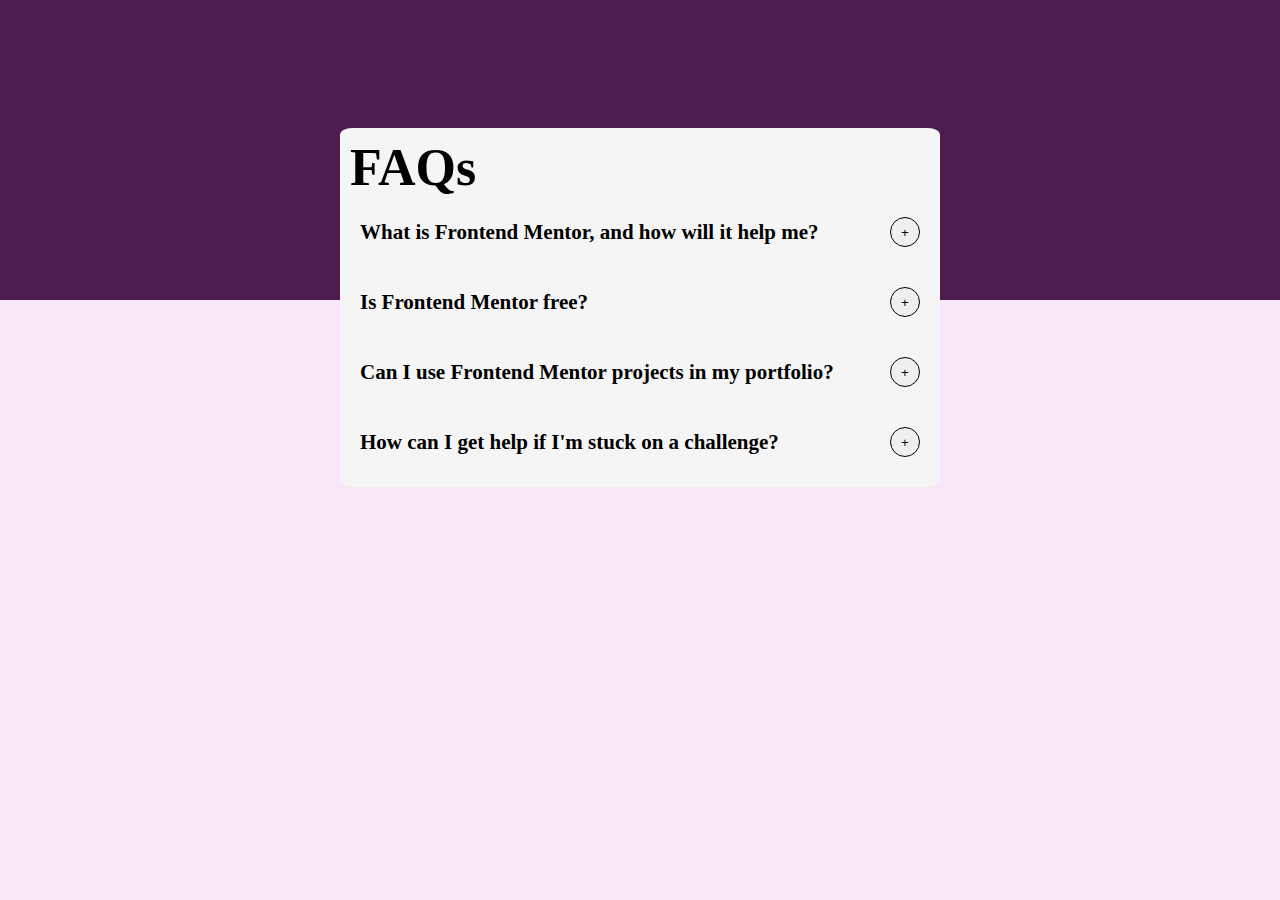
<file: FAQs/index.html>
<!DOCTYPE html>
<html lang="en">
<head>
    <meta charset="UTF-8">
    <meta name="viewport" content="width=device-width, initial-scale=1.0">
    <title>Faqs - Front-End Practice</title>
    <link rel="stylesheet" href="./style.css">
</head>
<body>
    <div class="bg-black"></div>
    <div class="faqs-container">
        <h1>FAQs</h1>
        <!-- Faqs Question and Answers -->
         <div class="answer-question-container">
            <div class="faqs-questions-container">
                <div class="faqs-question">
                    <p class="question">What is Frontend Mentor, and how will it help me?</p>
                    <button class="btn-faqs">+</button> 
                </div>
                <div class="faqs-answer">
                <p class="answer">Frontend Mentor offers realistic coding challenges to help developers improve their frontend coding skills with projects in HTML, CSS, and JavaScript. It's suitable for all levels and ideal for portfolio building
                </p>
                </div>
            </div>
            <div class="faqs-questions-container">
                <div class="faqs-question">
                    <p class="question">Is Frontend Mentor free?</p>
                    <button class="btn-faqs">+</button> 
                </div>
                <div class="faqs-answer">
                <p class="answer">Frontend Mentor offers realistic coding challenges to help developers improve their frontend coding skills with projects in HTML, CSS, and JavaScript. It's suitable for all levels and ideal for portfolio building
                </p>
                </div>
            </div>
            <div class="faqs-questions-container">
                <div class="faqs-question">
                    <p class="question">Can I use Frontend Mentor projects in my portfolio?</p>
                    <button class="btn-faqs">+</button> 
                </div>
                <div class="faqs-answer">
                <p class="answer">Frontend Mentor offers realistic coding challenges to help developers improve their frontend coding skills with projects in HTML, CSS, and JavaScript. It's suitable for all levels and ideal for portfolio building
                </p>
                </div>
            </div>
            <div class="faqs-questions-container">
                <div class="faqs-question">
                    <p class="question">How can I get help if I'm stuck on a challenge?</p>
                    <button class="btn-faqs">+</button> 
                </div>
                <div class="faqs-answer">
                <p class="answer">Frontend Mentor offers realistic coding challenges to help developers improve their frontend coding skills with projects in HTML, CSS, and JavaScript. It's suitable for all levels and ideal for portfolio building
                </p>
                </div>
            </div>
         </div>
    </div>
    <script src="./app.js"></script>
</body>
</html>
</file>
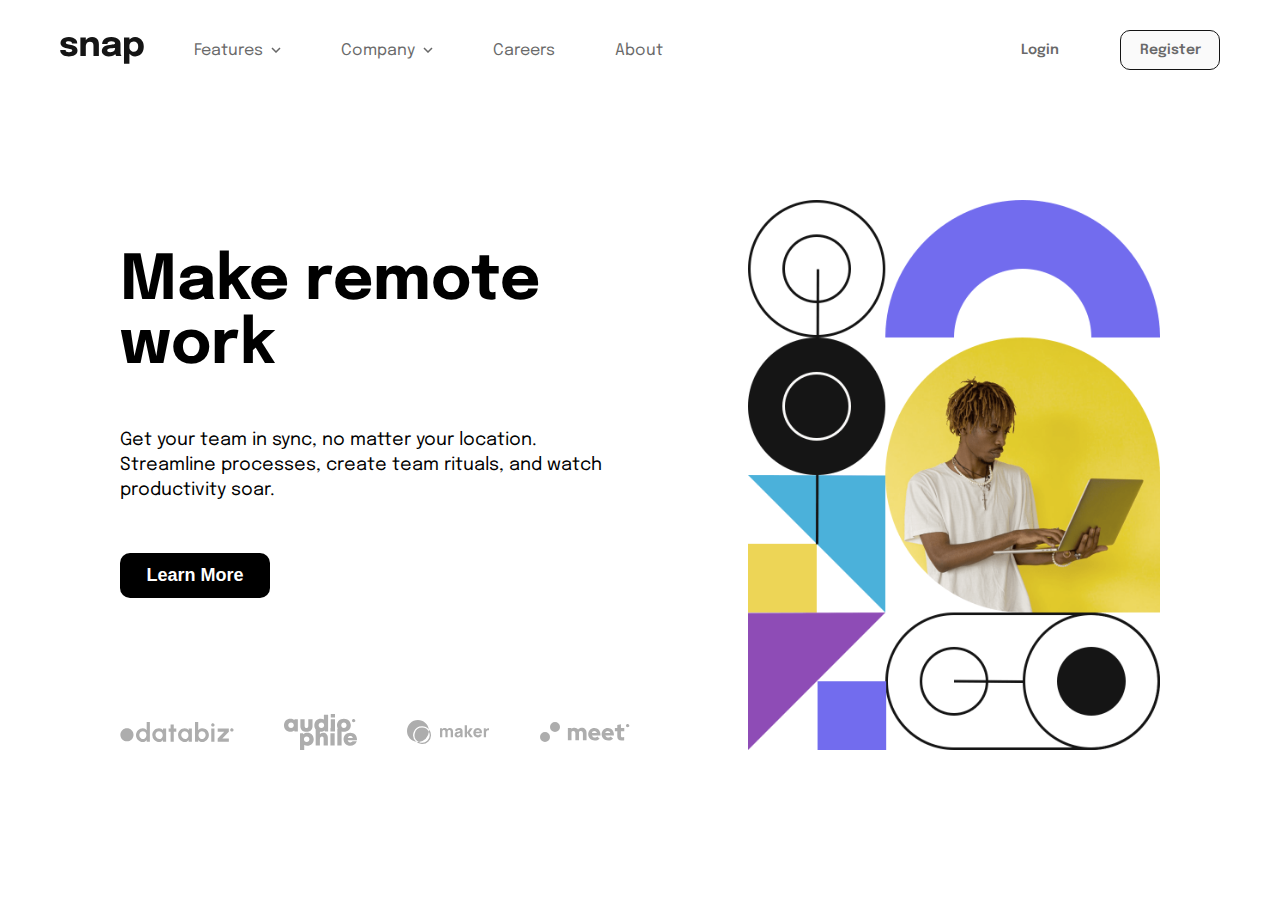
<file: Intro-Section-Dropdown-Nav/index.html>
<!DOCTYPE html>
<html lang="en">
<head>
  <meta charset="UTF-8">
  <meta name="viewport" content="width=device-width, initial-scale=1.0">
  <title>Intro-Section</title>
  <link rel="stylesheet" href="./style.css">
</head>
<body>
  <nav>
    <!-- Logo and NavLinks -->
     <div class="logo-navlinks">
      <!-- Logo -->
       <img class="logo"
        src="./images/logo.svg" alt="Logo">
       <!-- Links -->
          <ul class="navLinks" id="mobileMenu">
            <li class="dropdown">
              <a href="#">Features</a>
              <img src="./images/icon-arrow-down.svg" alt="icon-arrow-down">
              <ul class="dropdown-menu">
                <li><img src="./images/icon-todo.svg" alt="todo">
                  <a href="#">Todo List</a></li>
                <li><img src="./images/icon-calendar.svg" alt="">
                  <a href="#">Calendar</a></li>
                <li><img src="./images/icon-reminders.svg" alt="">
                  <a href="#">Reminders</a></li>
                <li><img src="./images/icon-planning.svg" alt="">
                  <a href="#">Planning</a></li>
              </ul>
            </li>
            <li class="dropdown">
                <a href="#">Company</a>
                <img src="./images/icon-arrow-down.svg" alt="icon-arrow-down">
                <ul class="dropdown-menu">
                  <li><a href="#">History</a></li>
                  <li><a href="#">Our Team</a></li>
                  <li><a href="#">Blog</a></li>
                </ul>
              </li>
            <li><a href="#">Careers</a></li>
            <li><a href="#">About</a></li>
            <div class="login-signup-mobile">
            <button class="login">Login</button>
            <button class="signup">Register</button>
            </div>
            <span id="closeBar" class="close-icon">
              <img src="./images/icon-close-menu.svg" alt="close-icon">
            </span>
          </ul>
     </div>
     <!-- Login/Signup -->
      <div class="login-signup">
        <button class="login">Login</button>
        <button class="signup">Register</button>
      </div>
      <div id="openBar" class="menu-bar">
          <img src="./images/icon-menu.svg" alt="">
      </div>
      <div id="overlay" class="overlay">

      </div>
  </nav>
  <!-- Hero Section -->
  <section class="hero-section">
    <div class="hero-container">
      <div class="hero-info-container">
        <div class="hero-info">
            <h1>Make remote work</h1>
            <p>Get your team in sync, no matter your location. Streamline processes, create team rituals, and watch productivity soar.</p>
            <button>Learn More</button>
        </div>
        <!-- Clents Logo-->
        <div class="client">
          <img src="./images/client-databiz.svg" alt="">
          <img src="./images/client-audiophile.svg" alt="">
          <img src="./images/client-maker.svg" alt="">
          <img src="./images/client-meet.svg" alt="">
        </div>
      </div>
      <!-- Hero Img -->
       <div class="hero-img">
        <img class="img-desktop"
         src="./images/image-hero-desktop.png" alt="hero-img">
         <img class="img-mobile"
         src="./images/image-hero-mobile.png" alt="hero-img">
       </div>
    </div>
    
  </section>
  <script src="./app.js"></script>
</body>
</html>
</file>
<file: FAQs/style.css>
*{
    padding: 0;
    margin: 0;
    box-sizing: border-box;
}
body{
  background-color: #F8E7F6;
  display: flex;
  justify-content: center;
  align-content: center;
}
.bg-black{
    width: 100%;
    height: 300px;
    background-color: #4f1c51;
    position: absolute;
    top: 0;
    left: 0;
}.faqs-container{
    padding: 10px;
    border-radius: 2%;
    margin-top: 10%;
    z-index: 1;
    width: 600px;
    height: 100%;
    background-color: #F5F5F5;
}
.faqs-questions-container{
    display: flex;
    flex-direction: column;
    gap: 20px;
}
.faqs-question{
    display: flex;
    align-items: center;
    justify-content: space-between;
}
.faqs-question .question{
    font-size: 21px;
    font-weight: 600;
}
.faqs-answer .answer{
    font-size: 20px;
    color: #817070;
}
.faqs-answer {
  display: none;
  overflow: hidden;
  transition: 0.3s ease;
}
.faqs-answer-show {
  display: block;
}
.faqs-container h1{
    font-size: 52px;
}
.answer-question-container{
    padding: 20px 10px;
    display: flex;
    flex-direction: column;
    justify-content: center;
    gap: 40px;
}
.btn-faqs{
    width: 30px;
    height: 30px;
    border-radius: 100%;
    border: 1px solid black;
}
</file>
<file: Intro-Section-Dropdown-Nav/style.css>
@import url('https://fonts.googleapis.com/css2?family=Epilogue:ital,wght@0,100..900;1,100..900&display=swap');
*{
    padding: 0;
    margin: 0;
    box-sizing: border-box;
}
/* resets style */
a {
  all: unset;
  cursor: pointer;
}
/* Body styles */
body{
    font-family: "Epilogue";
    background-color: hsl(0, 0%, 100%);
}
body p{
    font-size: 18px;
}
/* Nav styles */
.overlay{
    position: fixed;
    top: 0;
    left: 0;
    width: 100%;
    height: 100vh;
    background-color: #00000075;
    display: none;
}
nav{
    padding: 30px 60px;
    display: flex;
    align-items: center;
    justify-content: space-between;
}
.menu-bar{
    display: none;
}
.close-icon{
    display: none;
}
.logo-navlinks{
    display: flex;
    align-items: center;
    justify-content: center;
    align-content: center;
    gap: 50px;
}
.navLinks{
    color: hsl(0, 0%, 41%);
    display: flex;
    gap: 60px;
    align-items: center;
}
.navLinks li a:hover{
    color: #000;
}
.navLinks li{
    list-style-type: none;
}
.navLinks .dropdown {
    position: relative;
    display: flex;
    align-items: center;
    justify-content: center;
    gap: 8px;
}
.dropdown-menu{
  opacity: 0;
  visibility: hidden;
  transform: translateY(10px);
  transition: opacity 0.3s ease, transform 0.3s ease, visibility 0s linear 0.3s;
  position: absolute;
  top: 40px;
  left: -20px;
  width: 150px;
  padding: 10px 0;
  background-color: #ffffff;
  border-radius: 8px;
  z-index: 100;
  flex-direction: column;
  gap: 10px;
  display: flex;
  align-items: center;
  justify-content: center;
  box-shadow: rgba(0, 0, 0, 0.16) 0px 10px 36px 0px, rgba(0, 0, 0, 0.06) 0px 0px 0px 1px;}
.dropdown-menu img{
    width: 15px;
}
.dropdown-menu li{
    width: 130px;
    padding: 0 10px;
    align-items: center;
    justify-content: space-between;
    display: flex;
}
.navLinks .dropdown:hover .dropdown-menu{
  opacity: 1;
  visibility: visible;
  transform: translateY(0);
  transition-delay: 0s;
  display: flex;
}
.login-signup{
    display: flex;
    align-items: center;
    justify-content: center;
    gap: 30px;
}
.login-signup button{
    width: 100px;
    height: 40px;
    cursor: pointer;
    outline: none;
    font-family: "Epilogue";
    color: hsl(0, 0%, 41%);
    font-size: 14px;
    font-weight: 600;
}
.login-signup-mobile{
    display: none;
}
.login-signup-mobile button{
    width: 100%;
    height: 50px;
    cursor: pointer;
    outline: none;
    font-family: "Epilogue";
    color: hsl(0, 0%, 41%);
    font-size: 14px;
    font-weight: 600;
}
.login-signup button:hover{
    color: #000;
}
.login-signup .login{
    border: none;
    background: none;
}
.login-signup-mobile button:hover{
    color: #000;
}
.login-signup-mobile .login{
    border: none;
    background: none;
}
.login-signup-mobile .signup{
    border-radius: 10px;
    background-color: hsl(0, 0%, 98%);
    border: 1px solid hsl(0, 0%, 8%);
}
.login-signup .signup{
    border-radius: 10px;
    background-color: hsl(0, 0%, 98%);
    border: 1px solid hsl(0, 0%, 8%);
}
/* Hero Style */
.img-mobile{
    display: none;
}
.hero-section{
    height: 100%;
    width: 100%;
    padding: 100px 120px;
}
.hero-container{
    height: 100%;
    display: flex;
    align-items: center;
    justify-content: space-between;
}
.hero-img{
    height: 550px;
}
.hero-img img{
    height: 100%;
}
.hero-info-container{
    padding: 50px 0 0 0;
    height: 550px;
    display: flex;
    flex-direction: column;
    justify-content: space-between;
}
.hero-info{
    width: 500px;
    display: flex;
    align-items: start;
    flex-direction: column;
    gap: 50px;
}
.hero-info h1{
    font-size: 62px;
    width: 100%;
}
.hero-info p{
    line-height: 25px;
    width: 100%;
}
.client{
    display: flex;
    justify-content: center;
    align-items: center;
    gap: 50px;
}
.hero-info button{
    width: 150px;
    height: 45px;
    background-color: black;
    color: #fff;
    font-size: 18px;
    border: none;
    border-radius: 10px;
    font-weight: 600;
    cursor: pointer;
}
.hero-info button:hover{
    background-color: #fffffffa;
    color: #000;
}
@media(max-width: 1200px){
    /* hero */
    .hero-container{
        flex-direction: column-reverse;
        gap: 50px;
    }
}
@media (max-width: 970px){
    /* mobile responsive */
    .close-icon{
        display: block;
        position: absolute;
        top: 15px;
        right: 20px;
        cursor: pointer;
    }
    .overlay{
        display: none;
    }
    .overlay.show{
        display: block;
    }
    .navLinks{
        padding:  80px 50px 10px 15px;
        gap: 20px;
        position:fixed;
        align-items: start;
        top: 0;
        right: -1000px;
        flex-direction: column;
        background-color: hsl(0, 0%, 98%);
        width: 300px;
        height: 100vh;
        z-index: 1;
        transition: ease 0.4s;
    }
    .navLinks.show{
        right: 0;
    }
    .navLinks .dropdown:hover .dropdown-menu{
        display: none;
   }
   .login-signup-mobile{
        width: 100%;
        display: block;
        display: flex;
        align-items: center;
        justify-content: center;
        gap: 20px;
        flex-direction: column;
   }
    /* nav */
    .menu-bar{
        cursor: pointer;
        display: flex;
    }
    nav{
        padding: 30px 30px;
    }
    .login-signup{
        display: none;
    }
    /* hero */
    .hero-info{
        width: 100%;
        align-items: center;
        justify-content: center;
    }
    .hero-info h1{
        font-size: 55px;
        text-align: center;
    }
    .hero-info p{
        text-align: center;
    }
    .hero-info-container{
        justify-content: center;
        gap: 90px;
    }
    .hero-container{
        gap: 0;
    }
}
@media (max-width: 540px){
    /* hero */
    .hero-section{
        padding: 30px 20px;
    }
    .hero-info-container{
        gap: 0;
    }
    .hero-info-container{
        justify-content: center;
        gap: 80px;
    }
    .hero-img{
        height: 300px;
    }
    .img-desktop{
        display: none;
    }
    .img-mobile{
        display: block;
    }
    .hero-info h1{
        font-size: 50px;
    }
    .hero-container{
        width: 100%;
    }
    .client{
        gap: 20px;
        justify-content: center;
    }
    .client img{
        width: 90px;
    }
}
</file>
